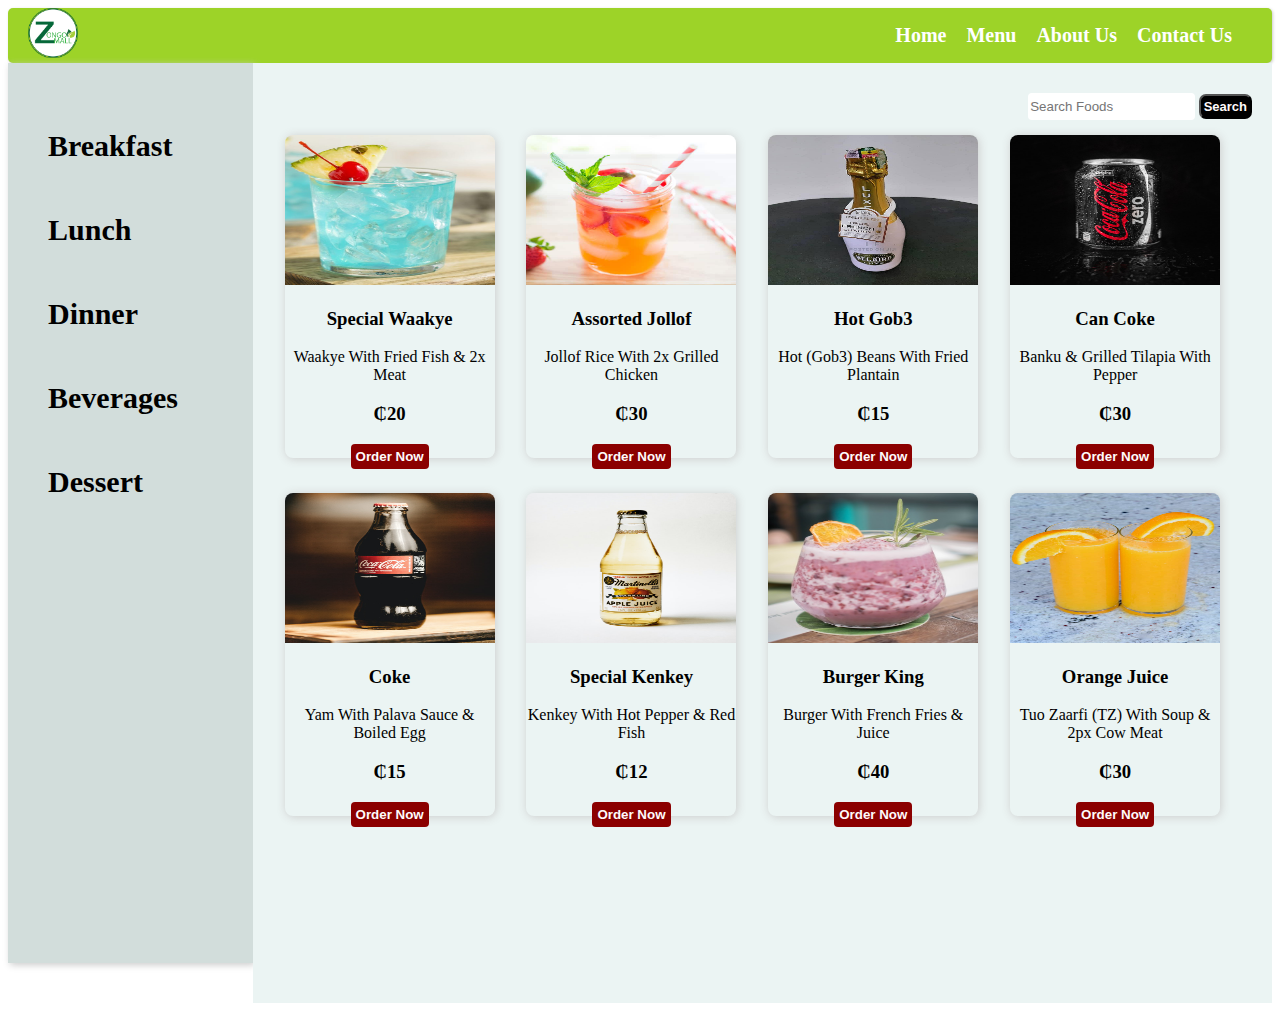
<file: bev.html>
<!DOCTYPE html>
<html>
<head>
	<meta charset="utf-8">
	<meta name="viewport" content="width=device-width, initial-scale=1">
	<title>Beverages</title>

<link rel="stylesheet" type="text/css" href="css/bev.css">

</head>

<body>

<header>
	 
	 <nav>

	 	<img src="images/logo.png" alt="Logo" class="logo">

          <ul>

            <li><a href="index.html">Home</a></li>
            <li><a href="menu.html">Menu</a></li>
            <li><a href="#">About Us</a></li>
            <li><a href="#">Contact Us</a></li>


          </ul>

     </nav>

</header>

<div class="layout">
	
   <aside>

    <ul>
  
        <li><a href="breakfast.html">Breakfast</a></li>    
        <li><a href="lunch.html">Lunch</a></li>    
        <li><a href="dinner.html">Dinner</a></li>    
        <li><a href="bev.html">Beverages</a></li>    
        <li><a href="des.html">Dessert</a></li>    

    </ul>

 </aside>

<main>

     <div class="search">

	<input type="search" name="" placeholder="Search Foods">
	<button>Search</button>

     
     </div>

      <div class="bev">
    	
        <div class="card5">
        	
          <img src="images/juice.jpg" alt="cocktail">

          <h3>Special Waakye</h3>  

          <p>Waakye With Fried Fish & 2x Meat</p>

          <h3>₵20</h3>

          <button>Order Now</button>

        </div>

    <div class="card5">
        	
          <img src="images/juice1.jpg" alt="Jollof">

          <h3>Assorted Jollof</h3>  

          <p>Jollof Rice With 2x Grilled Chicken</p>

          <h3>₵30</h3>

          <button>Order Now</button>

        </div>
    <div class="card5">
        	
          <img src="images/belaire.jpg" alt="Balaire">

          <h3>Hot Gob3</h3>  

          <p>Hot (Gob3) Beans With Fried Plantain</p>

          <h3>₵15</h3>

          <button>Order Now</button>

        </div>

    <div class="card5">
        	
          <img src="images/cola.jpg" alt="Can Coke">

          <h3>Can Coke</h3>  

          <p>Banku & Grilled Tilapia With Pepper </p>

          <h3>₵30</h3>

          <button>Order Now</button>

        </div>

     <div class="card5">
        	
          <img src="images/coca.jpg" alt="Coke">

          <h3>Coke</h3>  

          <p>Yam With Palava Sauce & Boiled Egg</p>

          <h3>₵15</h3>

          <button>Order Now</button>

        </div>

    <div class="card5">
        	
          <img src="images/joy.jpg" alt="Bottle Drink">

          <h3>Special Kenkey</h3>  

          <p>Kenkey With Hot Pepper & Red Fish</p>

          <h3>₵12</h3>

          <button>Order Now</button>

        </div> 

<div class="card5">
        	
          <img src="images/pink.jpg" alt="Spag">

          <h3>Burger King</h3>  

          <p>Burger With French Fries & Juice</p>

          <h3>₵40</h3>

          <button>Order Now</button>

        </div> 

<div class="card5">
        	
          <img src="images/orange.jpeg" alt="orange">

          <h3>Orange Juice</h3>  

          <p>Tuo Zaarfi (TZ) With Soup & 2px Cow Meat</p>

          <h3>₵30</h3>

          <button>Order Now</button>

        </div> 



      </div>

   </main>

</div>

</body>
</html>
</file>
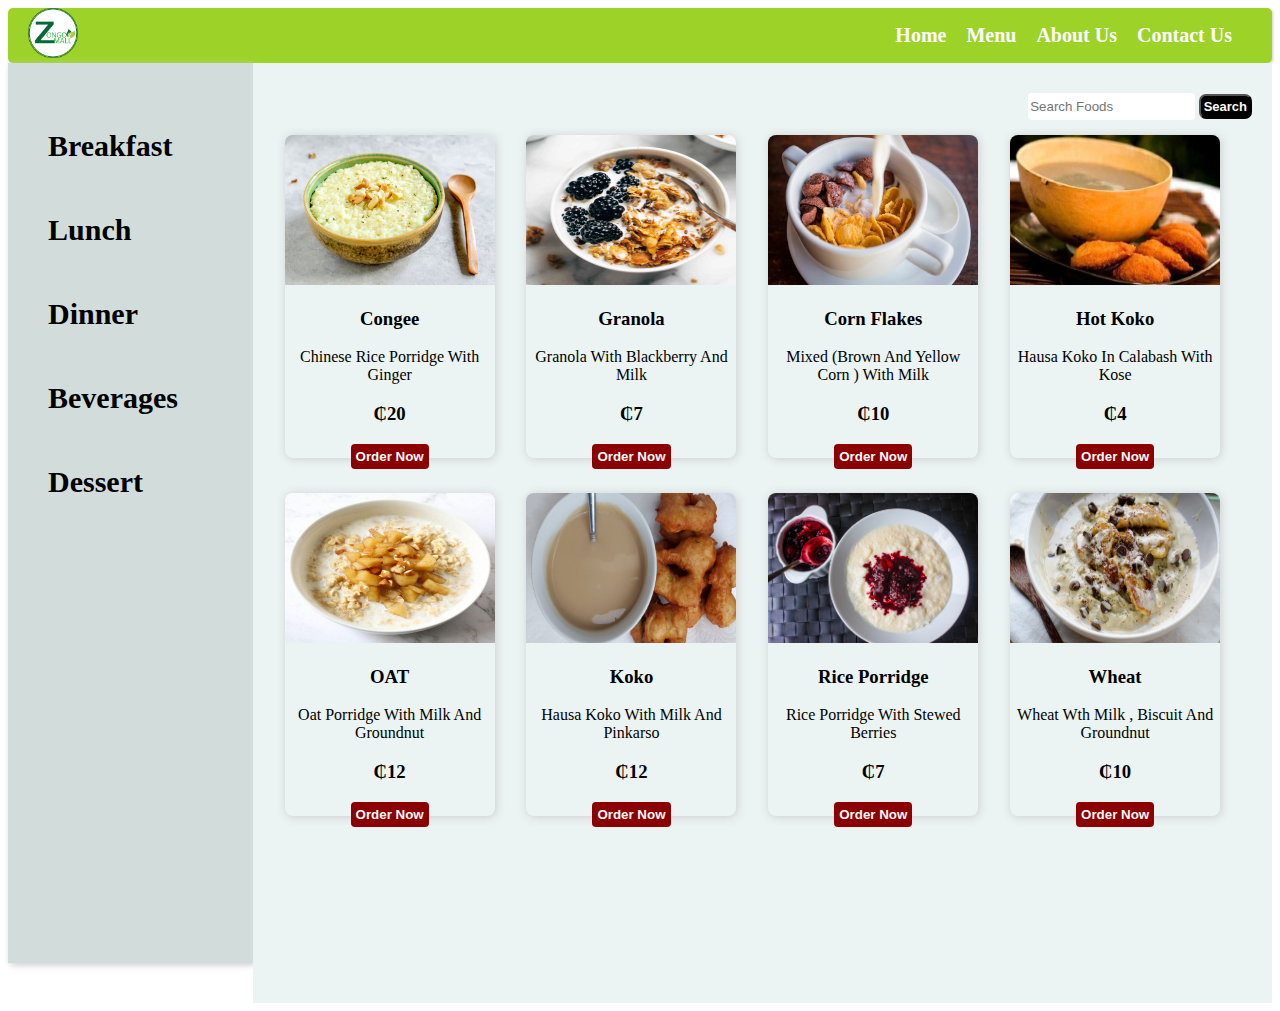
<file: breakfast.html>
<!DOCTYPE html>
<html>
<head>
	<meta charset="utf-8">
	<meta name="viewport" content="width=device-width, initial-scale=1">
	<title>Breakfast</title>

<link rel="stylesheet" type="text/css" href="css/break.css">

</head>

<body>

<header>
	 
	 <nav>

	 	<img src="images/logo.png" alt="Logo" class="logo">

          <ul>

            <li><a href="index.html">Home</a></li>
            <li><a href="menu.html">Menu</a></li>
            <li><a href="#">About Us</a></li>
            <li><a href="#">Contact Us</a></li>


          </ul>

     </nav>

</header>

<div class="layout">
	
   <aside>

    <ul>
  
        <li><a href="breakfast.html">Breakfast</a></li>    
        <li><a href="lunch.html">Lunch</a></li>    
        <li><a href="dinner.html">Dinner</a></li>    
        <li><a href="bev.html">Beverages</a></li> 
        <li><a href="des.html">Dessert</a></li>   

    </ul>

 </aside>

<main>

     <div class="search">

	<input type="search" name="" placeholder="Search Foods">
	<button>Search</button>

     </div>

      <div class="break">
    	
        <div class="card2">
        	
          <img src="images/congee.jpeg" alt="Congee">

          <h3>Congee</h3>  

          <p>Chinese Rice Porridge With Ginger</p>

          <h3>₵20</h3>

          <button>Order Now</button>

        </div>

    <div class="card2">
        	
          <img src="images/break.jpg" alt="special">

          <h3>Granola</h3>  

          <p>Granola With Blackberry And Milk</p>

          <h3>₵7</h3>

          <button>Order Now</button>

        </div>
    <div class="card2">
        	
          <img src="images/corn.jpg" alt="Cornflakes">

          <h3>Corn Flakes</h3>  

          <p>Mixed (Brown And Yellow Corn ) With Milk</p>

          <h3>₵10</h3>

          <button>Order Now</button>

        </div>

    <div class="card2">
        	
          <img src="images/koko1.jpg" alt="Koko">

          <h3>Hot Koko</h3>  

          <p>Hausa Koko In Calabash With Kose </p>

          <h3>₵4</h3>

          <button>Order Now</button>

        </div>

     <div class="card2">
        	
          <img src="images/oatmeal.jpg" alt="Oat">

          <h3>OAT</h3>  

          <p>Oat Porridge With Milk And Groundnut</p>

          <h3>₵12</h3>

          <button>Order Now</button>

        </div>

    <div class="card2">
        	
          <img src="images/koko2.jpg" alt="Hot">

          <h3>Koko</h3>  

          <p>Hausa Koko With Milk And Pinkarso</p>

          <h3>₵12</h3>

          <button>Order Now</button>

        </div> 

<div class="card2">
        	
          <img src="images/ricep.jpg" alt="Rice Water">

          <h3>Rice Porridge</h3>  

          <p>Rice Porridge With Stewed Berries</p>

          <h3>₵7</h3>

          <button>Order Now</button>

        </div> 

<div class="card2">
        	
          <img src="images/wheat.jpg" alt="Wheat">

          <h3>Wheat</h3>  

          <p>Wheat Wth Milk , Biscuit And Groundnut</p>

          <h3>₵10</h3>

          <button>Order Now</button>

        </div> 



      </div>

   </main>

</div>

</body>
</html>
</file>
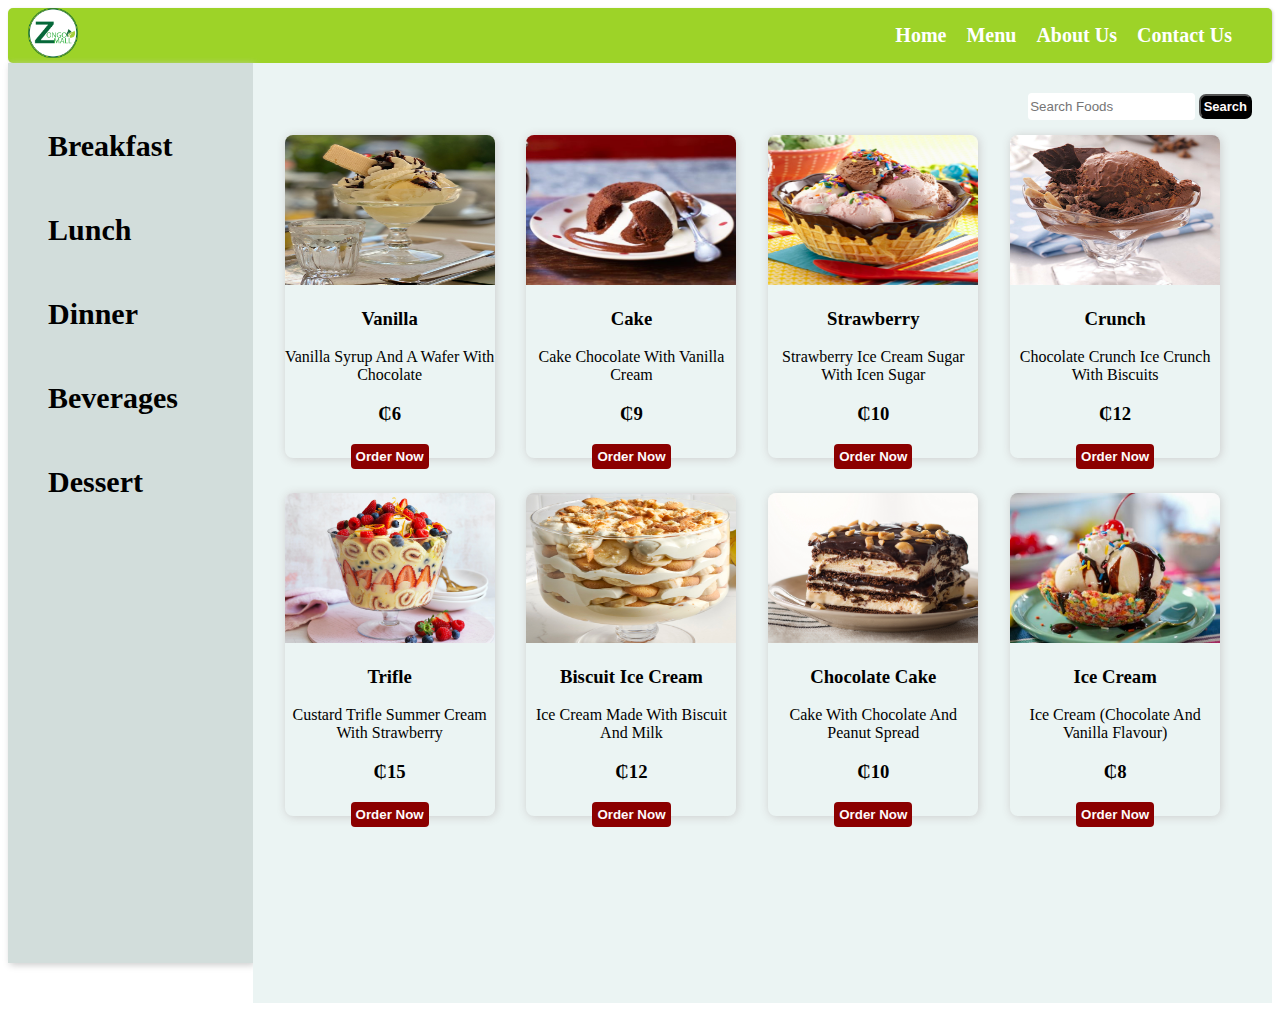
<file: des.html>
<!DOCTYPE html>
<html>
<head>
	<meta charset="utf-8">
	<meta name="viewport" content="width=device-width, initial-scale=1">
	<title>Dessert</title>

<link rel="stylesheet" type="text/css" href="css/des.css">

</head>

<body>

<header>
	 
	 <nav>

	 	<img src="images/logo.png" alt="Logo" class="logo">

          <ul>

            <li><a href="index.html">Home</a></li>
            <li><a href="menu.html">Menu</a></li>
            <li><a href="#">About Us</a></li>
            <li><a href="#">Contact Us</a></li>


          </ul>

     </nav>

</header>

<div class="layout">
	
   <aside>

    <ul>
  
        <li><a href="breakfast.html">Breakfast</a></li>    
        <li><a href="lunch.html">Lunch</a></li>    
        <li><a href="dinner.html">Dinner</a></li>    
        <li><a href="bev.html">Beverages</a></li>
        <li><a href="des.html">Dessert</a></li>    

    </ul>

 </aside>

<main>

     <div class="search">

	<input type="search" name="" placeholder="Search Foods">
	<button>Search</button>

     </div>

      <div class="des">
    	
        <div class="card6">
        	
          <img src="images/chocolate.jpg" alt="Chocolate">

          <h3>Vanilla</h3>  

          <p>Vanilla Syrup And A Wafer With Chocolate</p>

          <h3>₵6</h3>

          <button>Order Now</button>

        </div>

    <div class="card6">
        	
          <img src="images/cake.jpg" alt="Ice-cake">

          <h3>Cake</h3>  

          <p>Cake Chocolate With Vanilla Cream</p>

          <h3>₵9</h3>

          <button>Order Now</button>

        </div>
    <div class="card6">
        	
          <img src="images/ice.jpg" alt="Cream">

          <h3>Strawberry </h3>  

          <p>Strawberry Ice Cream Sugar With Icen Sugar </p>

          <h3>₵10</h3>

          <button>Order Now</button>

        </div>

    <div class="card6">
        	
          <img src="images/crunch.jpg" alt="Crunch">

          <h3>Crunch</h3>  

          <p>Chocolate Crunch Ice Crunch With Biscuits</p>

          <h3>₵12</h3>

          <button>Order Now</button>

        </div>

     <div class="card6">
        	
          <img src="images/trifle.jpeg" alt="Trifle">

          <h3>Trifle</h3>  

          <p>Custard Trifle Summer Cream With Strawberry </p>

          <h3>₵15</h3>

          <button>Order Now</button>

        </div>

    <div class="card6">
        	
          <img src="images/image.jpg" alt="Cup icecrean">

          <h3>Biscuit Ice Cream</h3>  

          <p>Ice Cream Made With Biscuit And Milk</p>

          <h3>₵12</h3>

          <button>Order Now</button>

        </div> 

<div class="card6">
        	
          <img src="images/bar.jpg" alt="Spag">

          <h3>Chocolate Cake</h3>  

          <p>Cake With Chocolate And Peanut Spread </p>

          <h3>₵10</h3>

          <button>Order Now</button>

        </div> 

<div class="card6">
        	
          <img src="images/muah.jpeg" alt="Potato">

          <h3>Ice Cream</h3>  

          <p>Ice Cream (Chocolate And Vanilla Flavour) </p>

          <h3>₵8</h3>

          <button>Order Now</button>

        </div> 



      </div>

   </main>

</div>

</body>
</html>
</file>
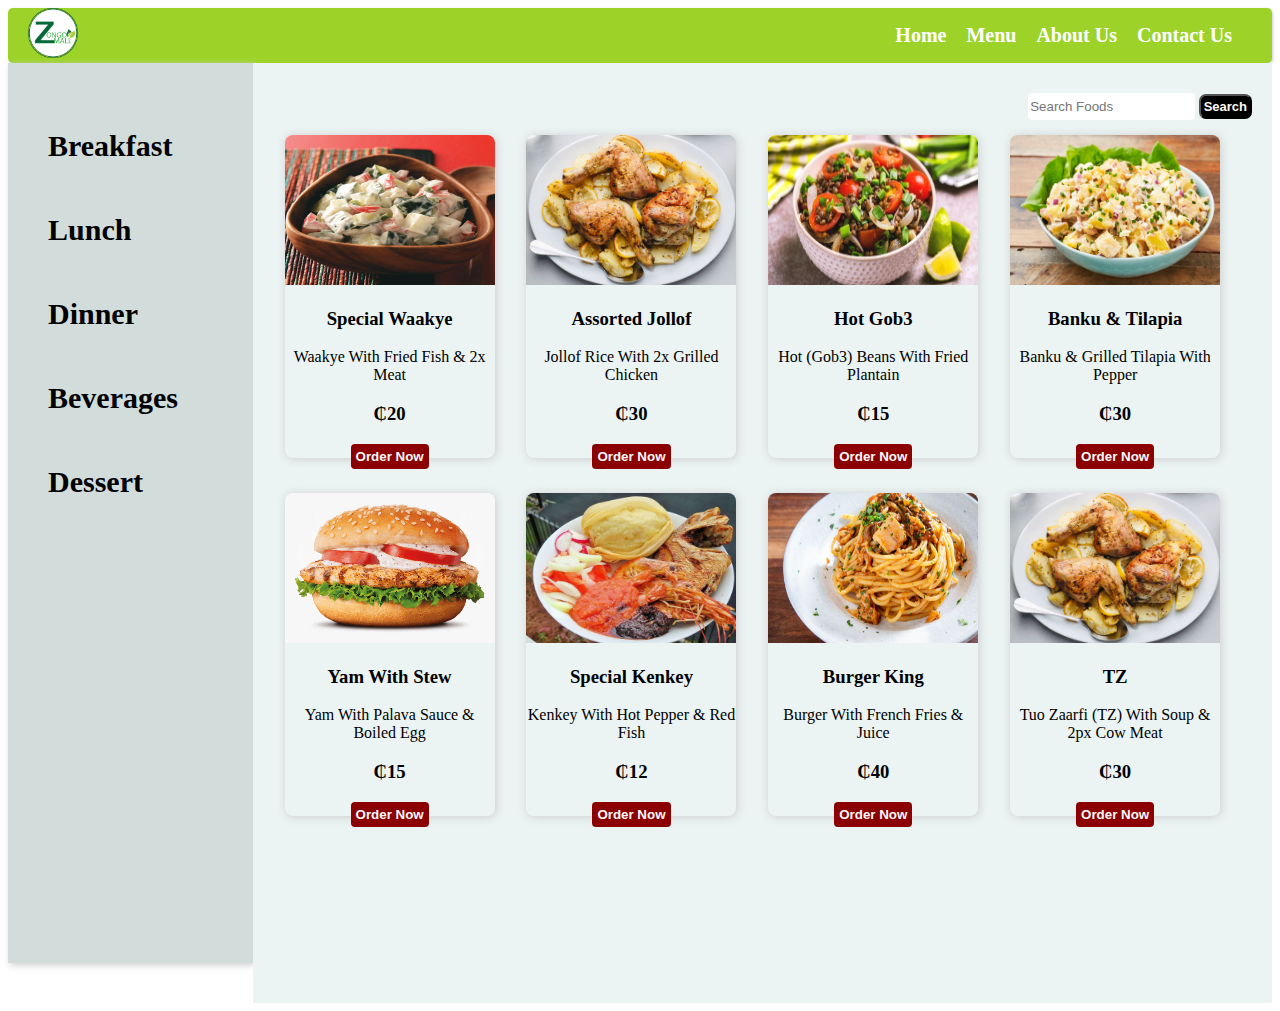
<file: dinner.html>
<!DOCTYPE html>
<html>
<head>
	<meta charset="utf-8">
	<meta name="viewport" content="width=device-width, initial-scale=1">
	<title>Dinner</title>

<link rel="stylesheet" type="text/css" href="css/dinner.css">

</head>

<body>

<header>
	 
	 <nav>

	 	<img src="images/logo.png" alt="Logo" class="logo">

          <ul>

            <li><a href="index.html">Home</a></li>
            <li><a href="menu.html">Menu</a></li>
            <li><a href="#">About Us</a></li>
            <li><a href="#">Contact Us</a></li>


          </ul>

     </nav>

</header>

<div class="layout">
	
   <aside>

    <ul>
  
        <li><a href="breakfast.html">Breakfast</a></li>    
        <li><a href="lunch.html">Lunch</a></li>    
        <li><a href="dinner.html">Dinner</a></li>    
        <li><a href="bev.html">Beverages</a></li>  
        <li><a href="des.html">Dessert</a></li>  

    </ul>

 </aside>

<main>

     <div class="search">

	<input type="search" name="" placeholder="Search Foods">
	<button>Search</button>

     </div>

      <div class="dinner">
    	
        <div class="card4">
        	
          <img src="images/salad.jpg" alt="Waakye">

          <h3>Special Waakye</h3>  

          <p>Waakye With Fried Fish & 2x Meat</p>

          <h3>₵20</h3>

          <button>Order Now</button>

        </div>

    <div class="card4">
        	
          <img src="images/potato.jpg" alt="Jollof">

          <h3>Assorted Jollof</h3>  

          <p>Jollof Rice With 2x Grilled Chicken</p>

          <h3>₵30</h3>

          <button>Order Now</button>

        </div>
    <div class="card4">
        	
          <img src="images/salad1.jpg" alt="Beans">

          <h3>Hot Gob3</h3>  

          <p>Hot (Gob3) Beans With Fried Plantain</p>

          <h3>₵15</h3>

          <button>Order Now</button>

        </div>

    <div class="card4">
        	
          <img src="images/potato1.png" alt="Tilapia">

          <h3>Banku & Tilapia</h3>  

          <p>Banku & Grilled Tilapia With Pepper </p>

          <h3>₵30</h3>

          <button>Order Now</button>

        </div>

     <div class="card4">
        	
          <img src="images/burger.png" alt="Yam">

          <h3>Yam With Stew</h3>  

          <p>Yam With Palava Sauce & Boiled Egg</p>

          <h3>₵15</h3>

          <button>Order Now</button>

        </div>

    <div class="card4">
        	
          <img src="images/kenkey.jpeg" alt="kenkey">

          <h3>Special Kenkey</h3>  

          <p>Kenkey With Hot Pepper & Red Fish</p>

          <h3>₵12</h3>

          <button>Order Now</button>

        </div> 

<div class="card4">
        	
          <img src="images/pasta.jpg" alt="Spag">

          <h3>Burger King</h3>  

          <p>Burger With French Fries & Juice</p>

          <h3>₵40</h3>

          <button>Order Now</button>

        </div> 

<div class="card4">
        	
          <img src="images/potato.jpg" alt="Potato">

          <h3>TZ</h3>  

          <p>Tuo Zaarfi (TZ) With Soup & 2px Cow Meat</p>

          <h3>₵30</h3>

          <button>Order Now</button>

        </div> 



      </div>

   </main>

</div>

</body>
</html>
</file>
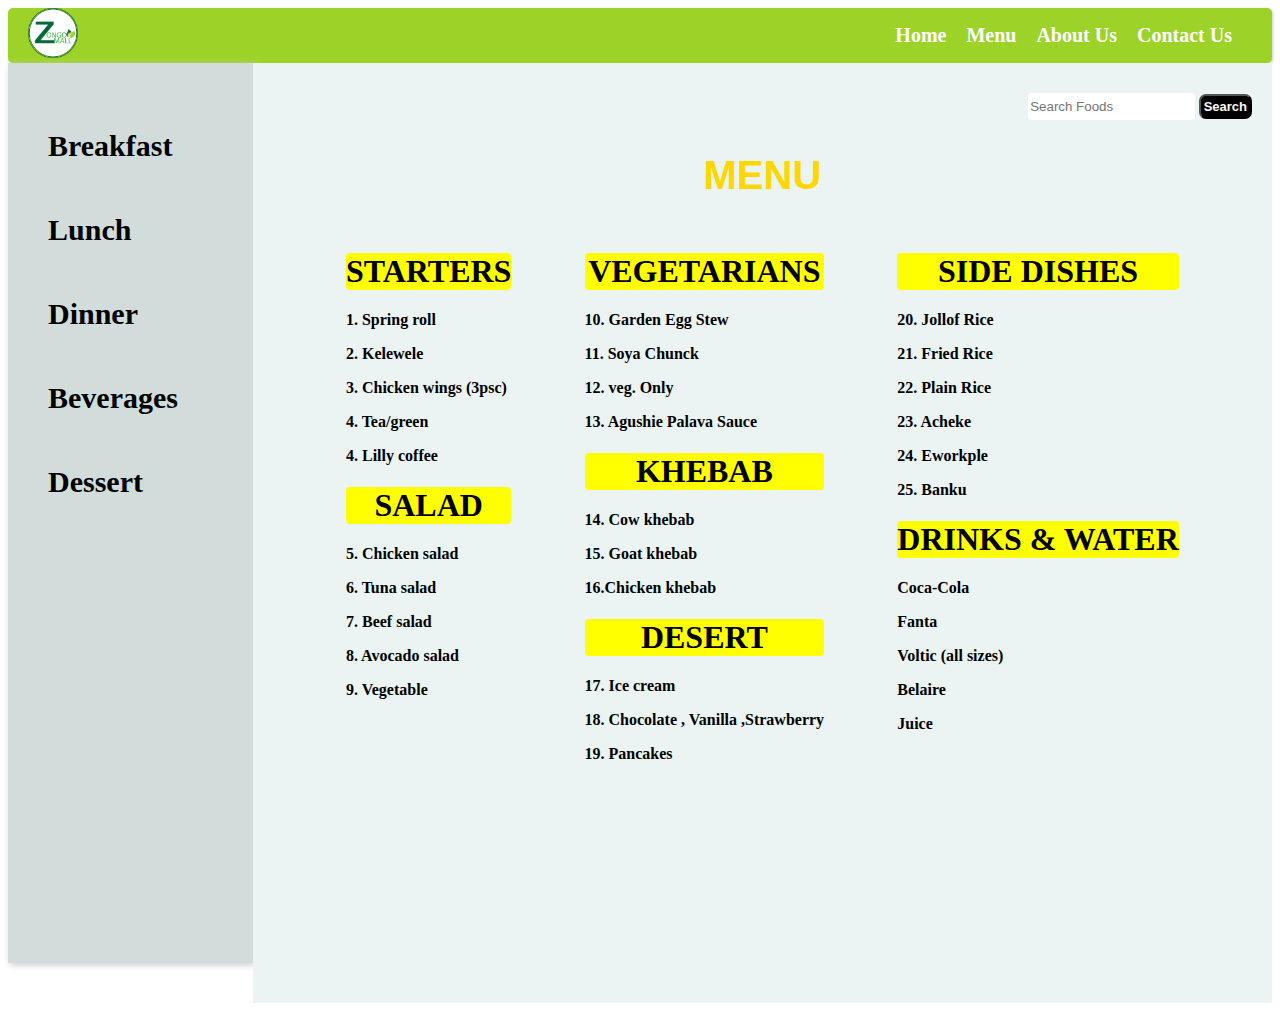
<file: menu.html>
<!DOCTYPE html>
<html>
<head>
	<meta charset="utf-8">
	<meta name="viewport" content="width=device-width, initial-scale=1">

	<title>Menu</title>

<link rel="stylesheet" type="text/css" href="css/menu.css">

</head>

<body>

<header>
	 
	 <nav>

	 	<img src="images/logo.png" alt="Logo" class="logo">

          <ul>

            <li><a href="index.html">Home</a></li>
            <li><a href="menu.html">Menu</a></li>
            <li><a href="#">About Us</a></li>
            <li><a href="#">Contact Us</a></li>


          </ul>

     </nav>

</header>

<div class="layout">
	
   <aside>

    <ul>
  
        <li><a href="breakfast.html">Breakfast</a></li>    
        <li><a href="lunch.html">Lunch</a></li>    
        <li><a href="dinner.html">Dinner</a></li>    
        <li><a href="bev.html">Beverages</a></li>
        <li><a href="des.html">Dessert</a></li>    

    </ul>

 </aside>

 <main>
 	
    <div class="search">

	<input type="search" name="" placeholder="Search Foods">
	<button>Search</button>

     </div>

 <h2>MENU</h2>

<div class="menus">

<div class="starter">

    <h1>STARTERS</h1>

    
<p>1. Spring roll</p>
<p>2. Kelewele</p>
<p>3. Chicken wings (3psc)</p>
<p>4. Tea/green</p>
<p>4. Lilly coffee</p>


   <h1>SALAD</h1>

<p>5. Chicken salad<p>
<p>6. Tuna salad</p>
<p>7. Beef salad</p>
<p>8. Avocado salad</p>
<p>9. Vegetable</p>

</div>

<div class="main">
	
   <h1>VEGETARIANS</h1>

<p>10. Garden Egg Stew<p>
<p>11. Soya Chunck</p>
<p>12. veg. Only</p>
<p>13. Agushie Palava Sauce</p>


  <h1>KHEBAB</h1>

<p>14. Cow khebab<p>
<p>15. Goat khebab</p>
<p>16.Chicken khebab</p>

  <h1>DESERT</h1>

<p>17. Ice cream<p>
<p>18. Chocolate , Vanilla ,Strawberry</p>
<p>19. Pancakes</p>



</div>

<div class="side">
	
   <h1>SIDE DISHES</h1>

<p>20. Jollof Rice<p>
<p>21. Fried Rice</p>
<p>22. Plain Rice</p>
<p>23. Acheke</p>
<p>24. Eworkple</p>
<p>25. Banku</p>


    <h1>DRINKS & WATER</h1>
    <p>Coca-Cola</p>
    <p>Fanta</p>
    <p>Voltic (all sizes)</p>
    <p>Belaire</p>
    <p>Juice</p>

</div>

</div>

 </main>

</div>

</body>
</html>
</file>
<file: css/bev.css>
header {
	    box-shadow: 1px 1px 3px #ccc;
	    background-color: #9dd328;
	    border-radius: 5px; 
       }

nav {
	 display: flex;
	 justify-content: space-between;
	 margin: 0px 20px;
}

nav ul {
        display: flex;
        list-style: none;
        }

nav ul li {
           padding-right: 20px;
          }

nav ul li a {
	      text-decoration: none;
	      font-weight: bold;
	      font-size: 20px;
             color: white;
             transition: 0.5s;
            }

nav ul li a:hover {
                   color: #000;
                   background-color: #fff;
                   border-radius: 7px;
                   transition: 0.5s;
                  }        

nav .logo {
           width: 50px;
           height: 50px;
          }

.layout {
	     display: flex;
        }

aside {
       width: 20%;
       height: 100vh;
      background-color: #d2dddb; 
      box-shadow: 2px 2px 7px #ccc;
      }

aside ul li{ 
             list-style-type: none; 
             padding-top: 50px;  
           }

aside ul li a { 
                text-decoration: none; 
                font-size: 30px; 
                font-weight: bold;
                color: #000;
                transition: 1s;
              } 

aside ul li a:hover{
                    color: snow;
                    background-color: #000;
                    border-radius: 6px;
                    transition: 1s;
                   }                      

main {
	  width: 80%;
	  height: 100vh;
	  padding: 20px;
	  background-color: #ebf4f3;
     }                     

.search {
	     text-align: right;
         padding-top: 10px;
        }

.search input {
                width: 17%;
                border-radius: 4px;
                outline-color: gray;
                height: 27px;
                border: 2px;
              } 

.search button {
                background-color: #000;
                color: snow;
                font-weight: bold;
                font-size: 13px;
                border-radius: 7px;
                padding: 3px ;
               }                  

.search button:active {
                       background-color: snow;
                       color: black;
                       }                    

.bev {
	       flex-wrap:wrap ;
	       display: flex;
	       justify-content: space-evenly;

	       }                       

.bev .card5  {
	               height: 323px;
	               width: 210px;
	               box-shadow: 1px 1px 10px #ccc;
	               border-radius: 8px;
	               text-align: center;
	               margin-bottom: 20px;
                   margin-right: 20px ;
                   margin-top: 15px;
                 }  

.bev .card5 img {
                     width: 210px;
                     height: 150px;
                     border-radius: 8px 8px 0 0;
                    }

.bev .card5 , h3 , p  {
	                      text-align: center;
                         }

.bev .card5 button {
                        padding: 5px;
                        background-color: darkred;
                        color: snow;
                        border: 1px;
                        border-radius: 4px;
                        transition: 1.5s;
                        font-weight: bold;
                       }

.bev .card5 button:hover{
                             background-color: #fcb902;
                             color: snow;
                             transition: 1.5s;
                            }
</file>
<file: css/break.css>
header {
	    box-shadow: 1px 1px 3px #ccc;
	    background-color: #9dd328;
	    border-radius: 5px; 
       }

nav {
	 display: flex;
	 justify-content: space-between;
	 margin: 0px 20px;
}

nav ul {
        display: flex;
        list-style: none;
        }

nav ul li {
           padding-right: 20px;
          }

nav ul li a {
	      text-decoration: none;
	      font-weight: bold;
	      font-size: 20px;
             color: white;
             transition: 0.5s;
            }

nav ul li a:hover {
                   color: #000;
                   background-color: #fff;
                   border-radius: 7px;
                   transition: 0.5s;
                  }        

nav .logo {
           width: 50px;
           height: 50px;
          }

.layout {
	     display: flex;
        }

aside {
       width: 20%;
       height: 100vh;
      background-color: #d2dddb; 
      box-shadow: 2px 2px 7px #ccc;
      }

aside ul li{ 
             list-style-type: none; 
             padding-top: 50px;  
           }

aside ul li a { 
                text-decoration: none; 
                font-size: 30px; 
                font-weight: bold;
                color: #000;
                transition: 1s;
              } 

aside ul li a:hover{
                    color: snow;
                    background-color: #000;
                    border-radius: 6px;
                    transition: 1s;
                   }                      

main {
	  width: 80%;
	  height: 100vh;
	  padding: 20px;
	  background-color: #ebf4f3;
     }                     

.search {
	     text-align: right;
         padding-top: 10px;
        }

.search input {
                width: 17%;
                border-radius: 4px;
                outline-color: gray;
                height: 27px;
                border: 2px;
              } 

.search button {
                background-color: #000;
                color: snow;
                font-weight: bold;
                font-size: 13px;
                border-radius: 7px;
                padding: 3px ;
               }                  

.search button:active {
                       background-color: snow;
                       color: black;
                       }

.break {
	       flex-wrap:wrap ;
	       display: flex;
	       justify-content: space-evenly;

	       }                       

.break .card2  {
	               height: 323px;
	               width: 210px;
	               box-shadow: 1px 1px 10px #ccc;
	               border-radius: 8px;
	               text-align: center;
	               margin-bottom: 20px;
                   margin-right: 20px ;
                   margin-top: 15px;
                 }  

.break .card2 img {
                     width: 210px;
                     height: 150px;
                     border-radius: 8px 8px 0 0;
                    }

.break .card2 , h3 , p  {
	                      text-align: center;
                         }

.break .card2 button {
                        padding: 5px;
                        background-color: darkred;
                        color: snow;
                        border: 1px;
                        border-radius: 4px;
                        transition: 1.5s;
                        font-weight: bold;
                       }

.break .card2 button:hover{
                             background-color: #fcb902;
                             color: snow;
                             transition: 1.5s;
                            }
</file>
<file: css/des.css>
header {
            box-shadow: 1px 1px 3px #ccc;
            background-color: #9dd328;
            border-radius: 5px; 
       }

nav {
         display: flex;
         justify-content: space-between;
         margin: 0px 20px;
}

nav ul {
        display: flex;
        list-style: none;
        }

nav ul li {
           padding-right: 20px;
          }

nav ul li a {
              text-decoration: none;
              font-weight: bold;
              font-size: 20px;
             color: white;
             transition: 0.5s;
            }

nav ul li a:hover {
                   color: #000;
                   background-color: #fff;
                   border-radius: 7px;
                   transition: 0.5s;
                  }        

nav .logo {
           width: 50px;
           height: 50px;
          }

.layout {
             display: flex;
        }

aside {
       width: 20%;
       height: 100vh;
      background-color: #d2dddb; 
      box-shadow: 2px 2px 7px #ccc;
      }

aside ul li{ 
             list-style-type: none; 
             padding-top: 50px;  
           }

aside ul li a { 
                text-decoration: none; 
                font-size: 30px; 
                font-weight: bold;
                color: #000;
                transition: 1s;
              } 

aside ul li a:hover{
                    color: snow;
                    background-color: #000;
                    border-radius: 6px;
                    transition: 1s;
                   }                      

main {
          width: 80%;
          height: 100vh;
          padding: 20px;
          background-color: #ebf4f3;
     }                     

.search {
             text-align: right;
         padding-top: 10px;
        }

.search input {
                width: 17%;
                border-radius: 4px;
                outline-color: gray;
                height: 27px;
                border: 2px;
              } 

.search button {
                background-color: #000;
                color: snow;
                font-weight: bold;
                font-size: 13px;
                border-radius: 7px;
                padding: 3px ;
               }                  

.search button:active {
                       background-color: snow;
                       color: black;
                       }

.image img {
        width: 40px;
        height: 4px;
       }                      

.des {
               flex-wrap:wrap ;
               display: flex;
               justify-content: space-evenly;

               }                       

.des .card6  {
                       height: 323px;
                       width: 210px;
                       box-shadow: 1px 1px 10px #ccc;
                       border-radius: 8px;
                       text-align: center;
                       margin-bottom: 20px;
                   margin-right: 20px ;
                   margin-top: 15px;
                 }  

.des .card6 img {
                     width: 210px;
                     height: 150px;
                     border-radius: 8px 8px 0 0;
                    }

.des .card6 , h3 , p  {
                              text-align: center;
                         }

.des .card6 button {
                        padding: 5px;
                        background-color: darkred;
                        color: snow;
                        border: 1px;
                        border-radius: 4px;
                        transition: 1.5s;
                        font-weight: bold;
                       }

.des .card6 button:hover{
                             background-color: #fcb902;
                             color: snow;
                             transition: 1.5s;
                            }
</file>
<file: css/dinner.css>
header {
	    box-shadow: 1px 1px 3px #ccc;
	    background-color: #9dd328;
	    border-radius: 5px; 
       }

nav {
	 display: flex;
	 justify-content: space-between;
	 margin: 0px 20px;
}

nav ul {
        display: flex;
        list-style: none;
        }

nav ul li {
           padding-right: 20px;
          }

nav ul li a {
	      text-decoration: none;
	      font-weight: bold;
	      font-size: 20px;
             color: white;
             transition: 0.5s;
            }

nav ul li a:hover {
                   color: #000;
                   background-color: #fff;
                   border-radius: 7px;
                   transition: 0.5s;
                  }        

nav .logo {
           width: 50px;
           height: 50px;
          }

.layout {
	     display: flex;
        }

aside {
       width: 20%;
       height: 100vh;
      background-color: #d2dddb; 
      box-shadow: 2px 2px 7px #ccc;
      }

aside ul li{ 
             list-style-type: none; 
             padding-top: 50px;  
           }

aside ul li a { 
                text-decoration: none; 
                font-size: 30px; 
                font-weight: bold;
                color: #000;
                transition: 1s;
              } 

aside ul li a:hover{
                    color: snow;
                    background-color: #000;
                    border-radius: 6px;
                    transition: 1s;
                   }                      

main {
	  width: 80%;
	  height: 100vh;
	  padding: 20px;
	  background-color: #ebf4f3;
     }                     

.search {
	     text-align: right;
         padding-top: 10px;
        }

.search input {
                width: 17%;
                border-radius: 4px;
                outline-color: gray;
                height: 27px;
                border: 2px;
              } 

.search button {
                background-color: #000;
                color: snow;
                font-weight: bold;
                font-size: 13px;
                border-radius: 7px;
                padding: 3px ;
               }                  

.search button:active {
                       background-color: snow;
                       color: black;
                       }

.dinner {
	       flex-wrap:wrap ;
	       display: flex;
	       justify-content: space-evenly;

	       }                       

.dinner .card4  {
	               height: 323px;
	               width: 210px;
	               box-shadow: 1px 1px 10px #ccc;
	               border-radius: 8px;
	               text-align: center;
	               margin-bottom: 20px;
                   margin-right: 20px ;
                   margin-top: 15px;
                 }  

.dinner .card4 img {
                     width: 210px;
                     height: 150px;
                     border-radius: 8px 8px 0 0;
                    }

.dinner .card4 , h3 , p  {
	                      text-align: center;
                         }

.dinner .card4 button {
                        padding: 5px;
                        background-color: darkred;
                        color: snow;
                        border: 1px;
                        border-radius: 4px;
                        transition: 1.5s;
                        font-weight: bold;
                       }

.dinner .card4 button:hover{
                             background-color: #fcb902;
                             color: snow;
                             transition: 1.5s;
                            }
</file>
<file: css/menu.css>
header {
	    box-shadow: 1px 1px 3px #ccc;
	    background-color: #9dd328;
	    border-radius: 5px; 
       }

nav {
	 display: flex;
	 justify-content: space-between;
	 margin: 0px 20px;
}

nav ul {
        display: flex;
        list-style: none;
        }

nav ul li {
           padding-right: 20px;
          }

nav ul li a {
	      text-decoration: none;
	      font-weight: bold;
	      font-size: 20px;
             color: white;
             transition: 0.5s;
            }

nav ul li a:hover {
                   color: #000;
                   background-color: #fff;
                   border-radius: 7px;
                   transition: 0.5s;
                  }        

nav .logo {
           width: 50px;
           height: 50px;
          }

.layout {
	     display: flex;
        }

aside {
       width: 20%;
       height: 100vh;
      background-color: #d2dddb; 
      box-shadow: 2px 2px 7px #ccc;
      }

aside ul li{ 
             list-style-type: none; 
             padding-top: 50px;  
           }

aside ul li a { 
                text-decoration: none; 
                font-size: 30px; 
                font-weight: bold;
                color: #000;
                transition: 1s;
              } 

aside ul li a:hover{
                    color: snow;
                    background-color: #000;
                    border-radius: 6px;
                    transition: 1s;
                   } 
main {
	  width: 80%;
	  height: 100vh;
	  padding: 20px;
	  background-color: #ebf4f3;
     }                     

.search {
	  text-align: right;
         padding-top: 10px;
        }

.search input {
                width: 17%;
                border-radius: 4px;
                outline-color: gray;
                height: 27px;
                border: 2px;
              } 

.search button {
                background-color: #000;
                color: snow;
                font-weight: bold;
                font-size: 13px;
                border-radius: 7px;
                padding: 3px ;
               }                  

.search button:active {
                       background-color: snow;
                       color: black;
                       }

main h2 {
         color: gold;
         font-size: 40px;
         font-family: sans-serif;
         text-align: center;
       }

main .menus{
            display: flex;
            font-weight: bold;
            justify-content: space-evenly;
            }

main .starter .main .side{
                          width: 33.3%;
                          height: 100vh;               
                         }


main h1 {
          background-color: yellow;
          text-align: center;
          border-radius: 4px;
          font-family: algerian;
        }
</file>
